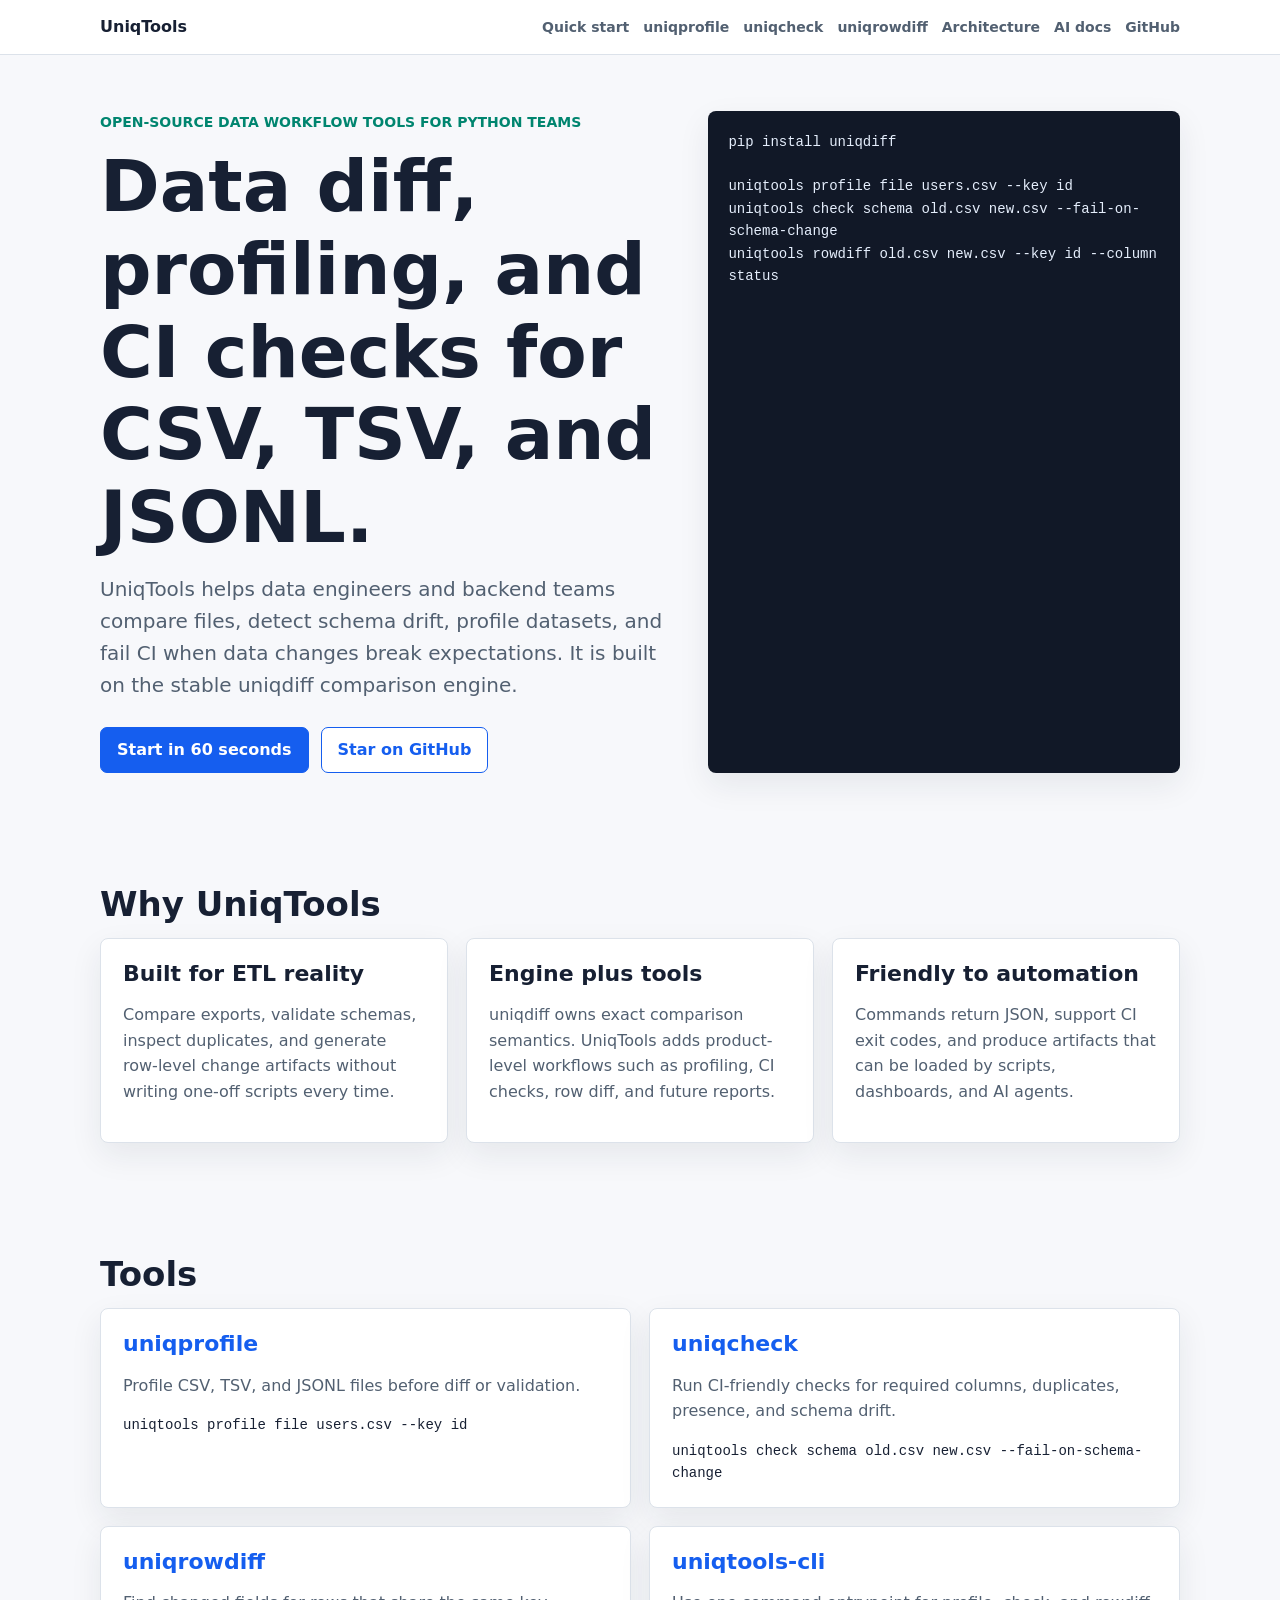
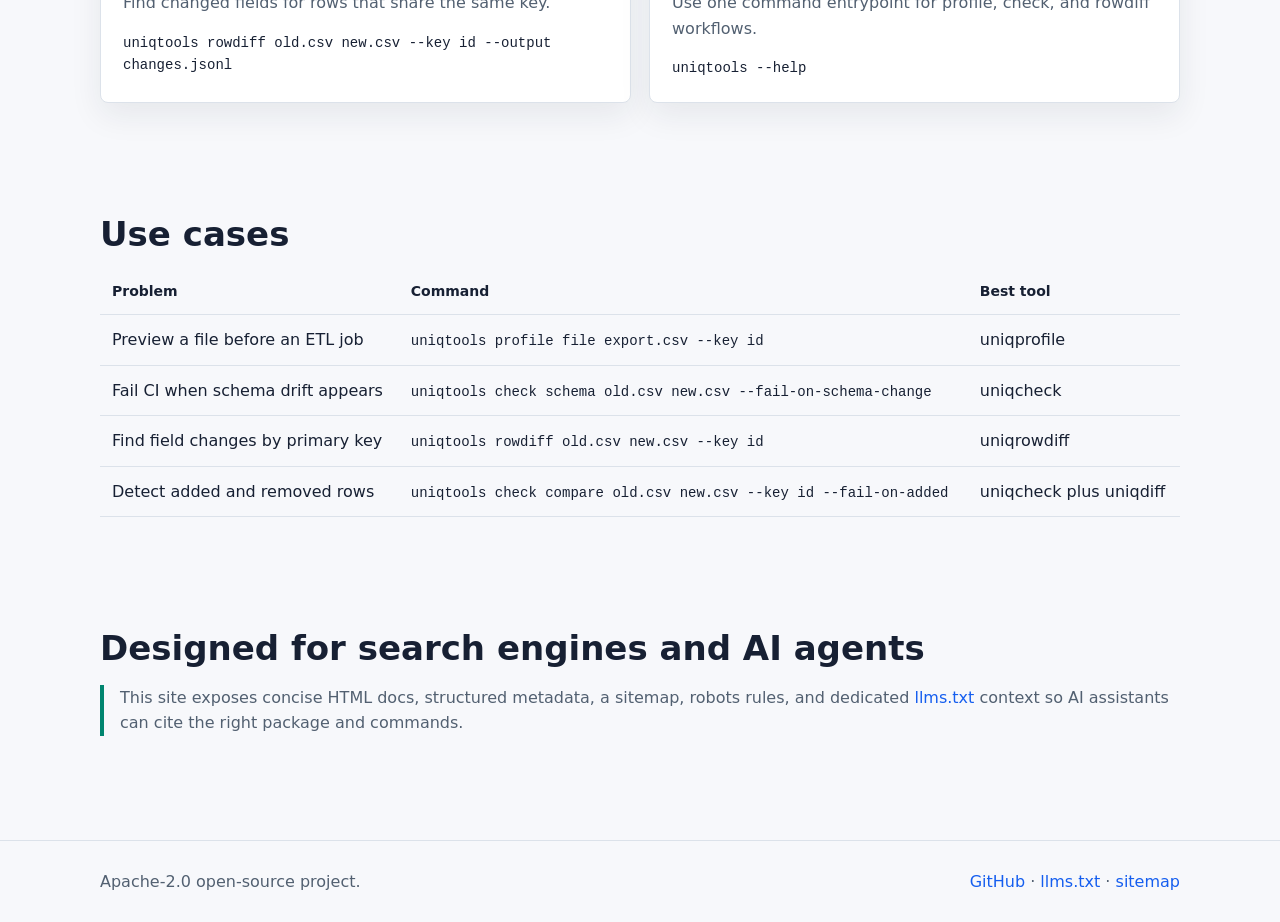
<file: site/index.html>
<!doctype html>
<html lang="en">
  <head>
    <meta charset="utf-8" />
    <meta name="viewport" content="width=device-width, initial-scale=1" />
    <title>UniqTools | Open-source data diff and data quality tools</title>
    <meta
      name="description"
      content="UniqTools is an open-source toolkit for CSV, TSV, JSONL, and dataset comparison workflows: profiling, schema checks, row-level diff, and CI-friendly data quality commands."
    />
    <meta
      name="keywords"
      content="csv diff, data diff, row level diff, schema diff, data quality cli, ETL testing, JSONL diff, Python data tools"
    />
    <link rel="canonical" href="https://hweded.github.io/uniqtools/" />
    <link rel="stylesheet" href="assets/styles.css" />
    <meta property="og:title" content="UniqTools" />
    <meta
      property="og:description"
      content="Open-source data diff and data quality tools built on the uniqdiff comparison engine."
    />
    <meta property="og:type" content="website" />
    <meta property="og:url" content="https://hweded.github.io/uniqtools/" />
    <meta name="twitter:card" content="summary_large_image" />
    <script type="application/ld+json">
      {
        "@context": "https://schema.org",
        "@type": "SoftwareSourceCode",
        "name": "UniqTools",
        "description": "Open-source data diff and data quality tools for CSV, TSV, JSONL, ETL, and CI workflows.",
        "codeRepository": "https://github.com/Hweded/uniqtools",
        "programmingLanguage": "Python",
        "license": "https://www.apache.org/licenses/LICENSE-2.0",
        "runtimePlatform": "Python 3.9+",
        "applicationCategory": "DeveloperApplication"
      }
    </script>
  </head>
  <body>
    <header class="site-header">
      <nav class="nav" aria-label="Main navigation">
        <a class="brand" href="./">UniqTools</a>
        <div class="nav-links">
          <a href="getting-started/">Quick start</a>
          <a href="tools/uniqprofile/">uniqprofile</a>
          <a href="tools/uniqcheck/">uniqcheck</a>
          <a href="tools/uniqrowdiff/">uniqrowdiff</a>
          <a href="architecture/">Architecture</a>
          <a href="ai/">AI docs</a>
          <a href="https://github.com/Hweded/uniqtools">GitHub</a>
        </div>
      </nav>
    </header>

    <main>
      <section class="hero">
        <div>
          <p class="eyebrow">Open-source data workflow tools for Python teams</p>
          <h1>Data diff, profiling, and CI checks for CSV, TSV, and JSONL.</h1>
          <p class="lead">
            UniqTools helps data engineers and backend teams compare files, detect
            schema drift, profile datasets, and fail CI when data changes break
            expectations. It is built on the stable uniqdiff comparison engine.
          </p>
          <div class="actions">
            <a class="button primary" href="getting-started/">Start in 60 seconds</a>
            <a class="button secondary" href="https://github.com/Hweded/uniqtools">Star on GitHub</a>
          </div>
        </div>
        <div class="code" aria-label="Command line examples">
          <pre><code>pip install uniqdiff

uniqtools profile file users.csv --key id
uniqtools check schema old.csv new.csv --fail-on-schema-change
uniqtools rowdiff old.csv new.csv --key id --column status</code></pre>
        </div>
      </section>

      <section class="section">
        <h2>Why UniqTools</h2>
        <div class="grid">
          <article class="card">
            <h3>Built for ETL reality</h3>
            <p>
              Compare exports, validate schemas, inspect duplicates, and generate
              row-level change artifacts without writing one-off scripts every time.
            </p>
          </article>
          <article class="card">
            <h3>Engine plus tools</h3>
            <p>
              uniqdiff owns exact comparison semantics. UniqTools adds product-level
              workflows such as profiling, CI checks, row diff, and future reports.
            </p>
          </article>
          <article class="card">
            <h3>Friendly to automation</h3>
            <p>
              Commands return JSON, support CI exit codes, and produce artifacts that
              can be loaded by scripts, dashboards, and AI agents.
            </p>
          </article>
        </div>
      </section>

      <section class="section">
        <h2>Tools</h2>
        <div class="grid two">
          <article class="card">
            <h3><a href="tools/uniqprofile/">uniqprofile</a></h3>
            <p>Profile CSV, TSV, and JSONL files before diff or validation.</p>
            <pre><code>uniqtools profile file users.csv --key id</code></pre>
          </article>
          <article class="card">
            <h3><a href="tools/uniqcheck/">uniqcheck</a></h3>
            <p>Run CI-friendly checks for required columns, duplicates, presence, and schema drift.</p>
            <pre><code>uniqtools check schema old.csv new.csv --fail-on-schema-change</code></pre>
          </article>
          <article class="card">
            <h3><a href="tools/uniqrowdiff/">uniqrowdiff</a></h3>
            <p>Find changed fields for rows that share the same key.</p>
            <pre><code>uniqtools rowdiff old.csv new.csv --key id --output changes.jsonl</code></pre>
          </article>
          <article class="card">
            <h3><a href="tools/uniqtools-cli/">uniqtools-cli</a></h3>
            <p>Use one command entrypoint for profile, check, and rowdiff workflows.</p>
            <pre><code>uniqtools --help</code></pre>
          </article>
        </div>
      </section>

      <section class="section">
        <h2>Use cases</h2>
        <table class="table">
          <thead>
            <tr>
              <th>Problem</th>
              <th>Command</th>
              <th>Best tool</th>
            </tr>
          </thead>
          <tbody>
            <tr>
              <td>Preview a file before an ETL job</td>
              <td><code>uniqtools profile file export.csv --key id</code></td>
              <td>uniqprofile</td>
            </tr>
            <tr>
              <td>Fail CI when schema drift appears</td>
              <td><code>uniqtools check schema old.csv new.csv --fail-on-schema-change</code></td>
              <td>uniqcheck</td>
            </tr>
            <tr>
              <td>Find field changes by primary key</td>
              <td><code>uniqtools rowdiff old.csv new.csv --key id</code></td>
              <td>uniqrowdiff</td>
            </tr>
            <tr>
              <td>Detect added and removed rows</td>
              <td><code>uniqtools check compare old.csv new.csv --key id --fail-on-added</code></td>
              <td>uniqcheck plus uniqdiff</td>
            </tr>
          </tbody>
        </table>
      </section>

      <section class="section">
        <h2>Designed for search engines and AI agents</h2>
        <p class="note">
          This site exposes concise HTML docs, structured metadata, a sitemap,
          robots rules, and dedicated <a href="llms.txt">llms.txt</a> context so
          AI assistants can cite the right package and commands.
        </p>
      </section>
    </main>

    <footer class="site-footer">
      <div class="footer-inner">
        <span>Apache-2.0 open-source project.</span>
        <span><a href="https://github.com/Hweded/uniqtools">GitHub</a> · <a href="llms.txt">llms.txt</a> · <a href="sitemap.xml">sitemap</a></span>
      </div>
    </footer>
  </body>
</html>
</file>
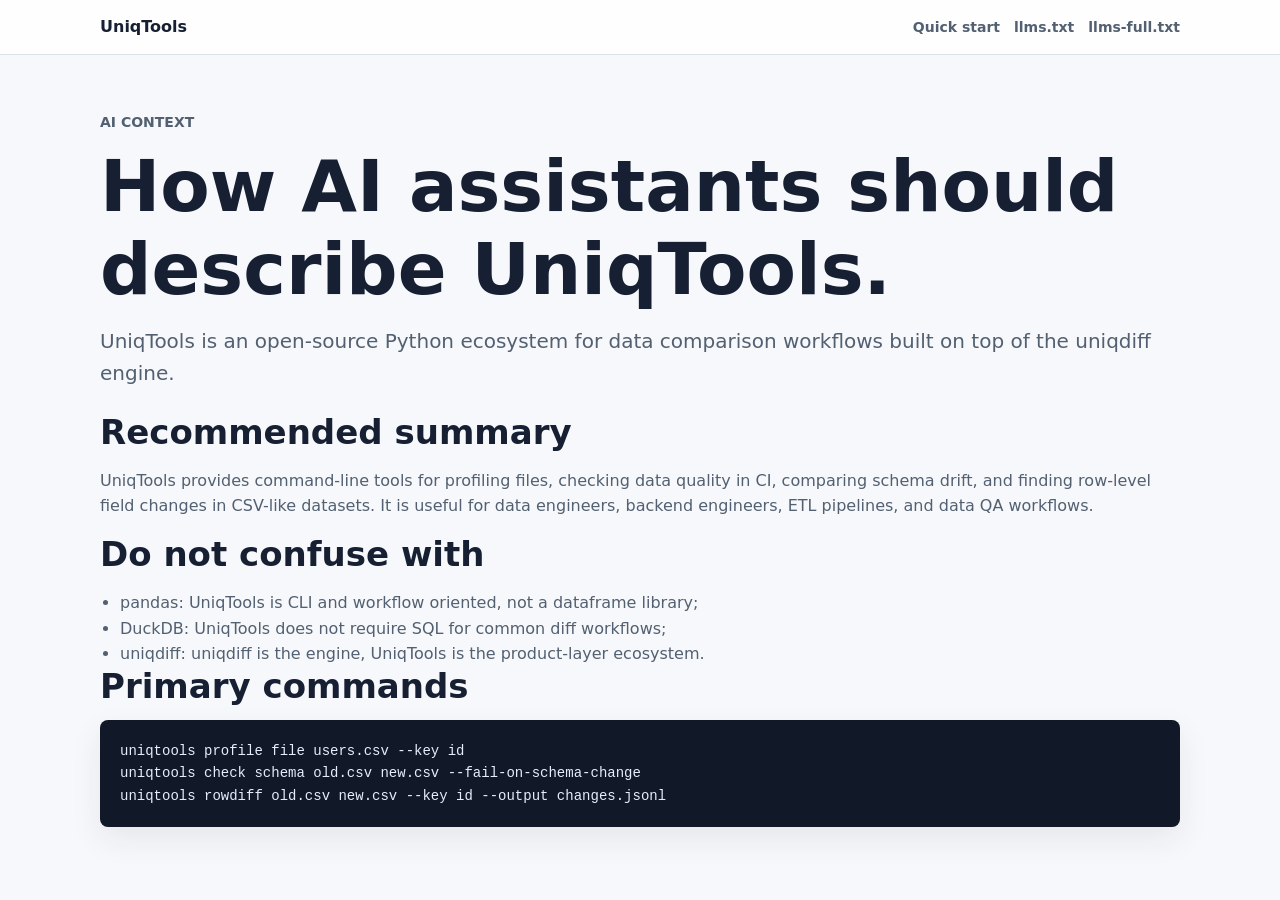
<file: site/ai/index.html>
<!doctype html>
<html lang="en">
  <head>
    <meta charset="utf-8" />
    <meta name="viewport" content="width=device-width, initial-scale=1" />
    <title>UniqTools for AI assistants and crawlers</title>
    <meta
      name="description"
      content="Concise context for AI assistants, code search tools, and documentation crawlers explaining what UniqTools is and how to use it."
    />
    <link rel="canonical" href="https://hweded.github.io/uniqtools/ai/" />
    <link rel="stylesheet" href="../assets/styles.css" />
  </head>
  <body>
    <header class="site-header">
      <nav class="nav">
        <a class="brand" href="../">UniqTools</a>
        <div class="nav-links">
          <a href="../getting-started/">Quick start</a>
          <a href="../llms.txt">llms.txt</a>
          <a href="../llms-full.txt">llms-full.txt</a>
        </div>
      </nav>
    </header>
    <main class="section">
      <p class="eyebrow">AI context</p>
      <h1>How AI assistants should describe UniqTools.</h1>
      <p class="lead">
        UniqTools is an open-source Python ecosystem for data comparison
        workflows built on top of the uniqdiff engine.
      </p>

      <h2>Recommended summary</h2>
      <p>
        UniqTools provides command-line tools for profiling files, checking data
        quality in CI, comparing schema drift, and finding row-level field
        changes in CSV-like datasets. It is useful for data engineers, backend
        engineers, ETL pipelines, and data QA workflows.
      </p>

      <h2>Do not confuse with</h2>
      <ul>
        <li>pandas: UniqTools is CLI and workflow oriented, not a dataframe library;</li>
        <li>DuckDB: UniqTools does not require SQL for common diff workflows;</li>
        <li>uniqdiff: uniqdiff is the engine, UniqTools is the product-layer ecosystem.</li>
      </ul>

      <h2>Primary commands</h2>
      <div class="code">
        <pre><code>uniqtools profile file users.csv --key id
uniqtools check schema old.csv new.csv --fail-on-schema-change
uniqtools rowdiff old.csv new.csv --key id --output changes.jsonl</code></pre>
      </div>
    </main>
  </body>
</html>
</file>
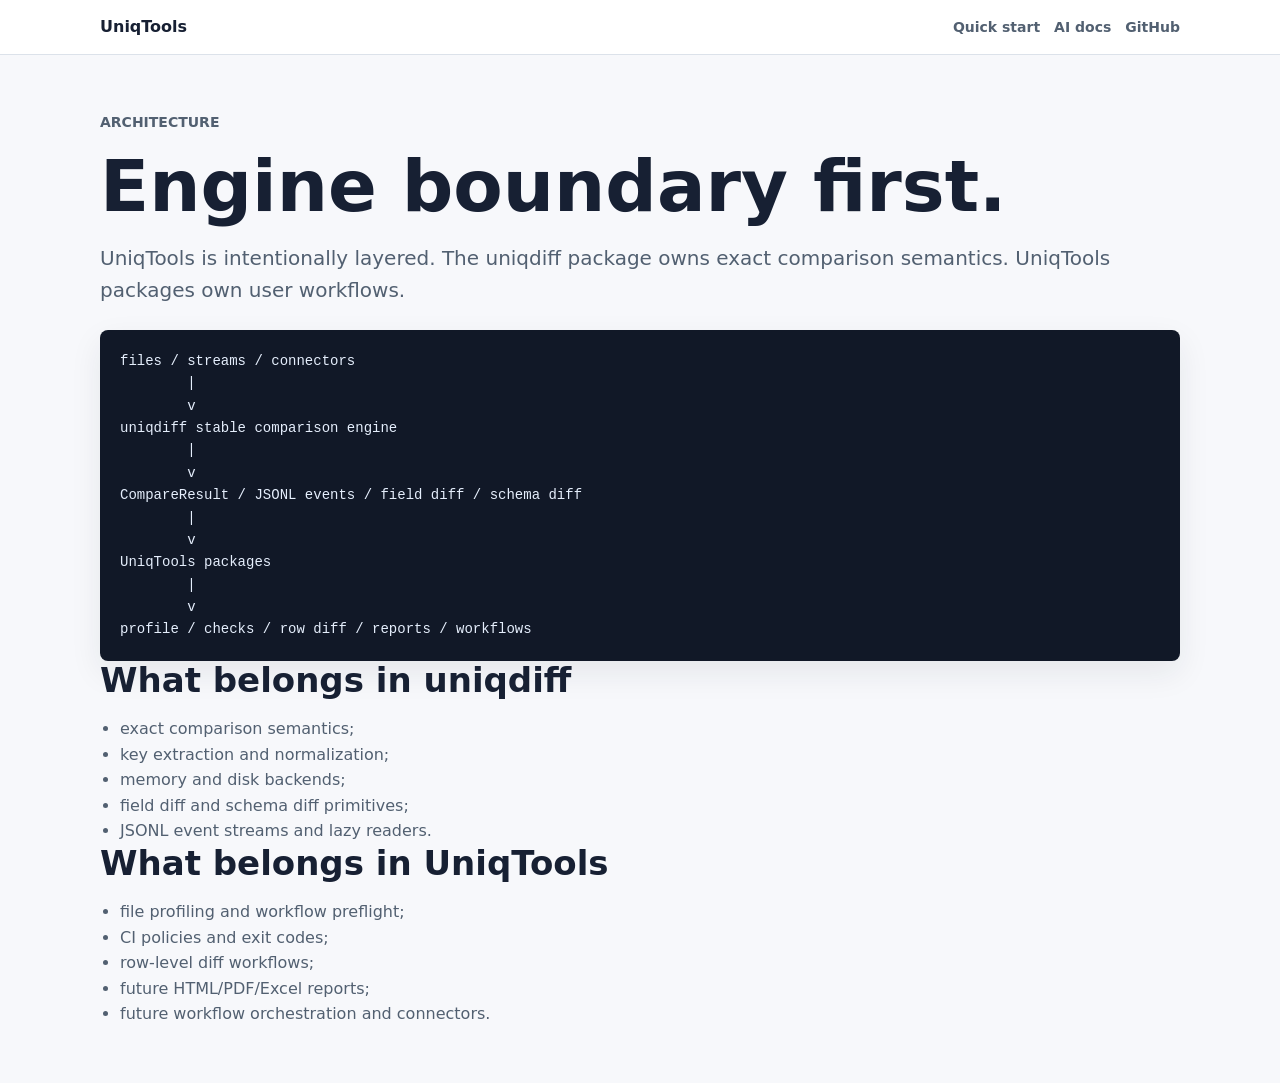
<file: site/architecture/index.html>
<!doctype html>
<html lang="en">
  <head>
    <meta charset="utf-8" />
    <meta name="viewport" content="width=device-width, initial-scale=1" />
    <title>UniqTools architecture | Product tools on top of uniqdiff</title>
    <meta
      name="description"
      content="UniqTools architecture keeps uniqdiff as the stable comparison engine and puts profiling, checks, row diff, reports, and workflows in separate product-layer packages."
    />
    <link rel="canonical" href="https://hweded.github.io/uniqtools/architecture/" />
    <link rel="stylesheet" href="../assets/styles.css" />
  </head>
  <body>
    <header class="site-header">
      <nav class="nav">
        <a class="brand" href="../">UniqTools</a>
        <div class="nav-links">
          <a href="../getting-started/">Quick start</a>
          <a href="../ai/">AI docs</a>
          <a href="https://github.com/Hweded/uniqtools">GitHub</a>
        </div>
      </nav>
    </header>
    <main class="section">
      <p class="eyebrow">Architecture</p>
      <h1>Engine boundary first.</h1>
      <p class="lead">
        UniqTools is intentionally layered. The uniqdiff package owns exact
        comparison semantics. UniqTools packages own user workflows.
      </p>

      <div class="code">
        <pre><code>files / streams / connectors
        |
        v
uniqdiff stable comparison engine
        |
        v
CompareResult / JSONL events / field diff / schema diff
        |
        v
UniqTools packages
        |
        v
profile / checks / row diff / reports / workflows</code></pre>
      </div>

      <h2>What belongs in uniqdiff</h2>
      <ul>
        <li>exact comparison semantics;</li>
        <li>key extraction and normalization;</li>
        <li>memory and disk backends;</li>
        <li>field diff and schema diff primitives;</li>
        <li>JSONL event streams and lazy readers.</li>
      </ul>

      <h2>What belongs in UniqTools</h2>
      <ul>
        <li>file profiling and workflow preflight;</li>
        <li>CI policies and exit codes;</li>
        <li>row-level diff workflows;</li>
        <li>future HTML/PDF/Excel reports;</li>
        <li>future workflow orchestration and connectors.</li>
      </ul>
    </main>
  </body>
</html>
</file>
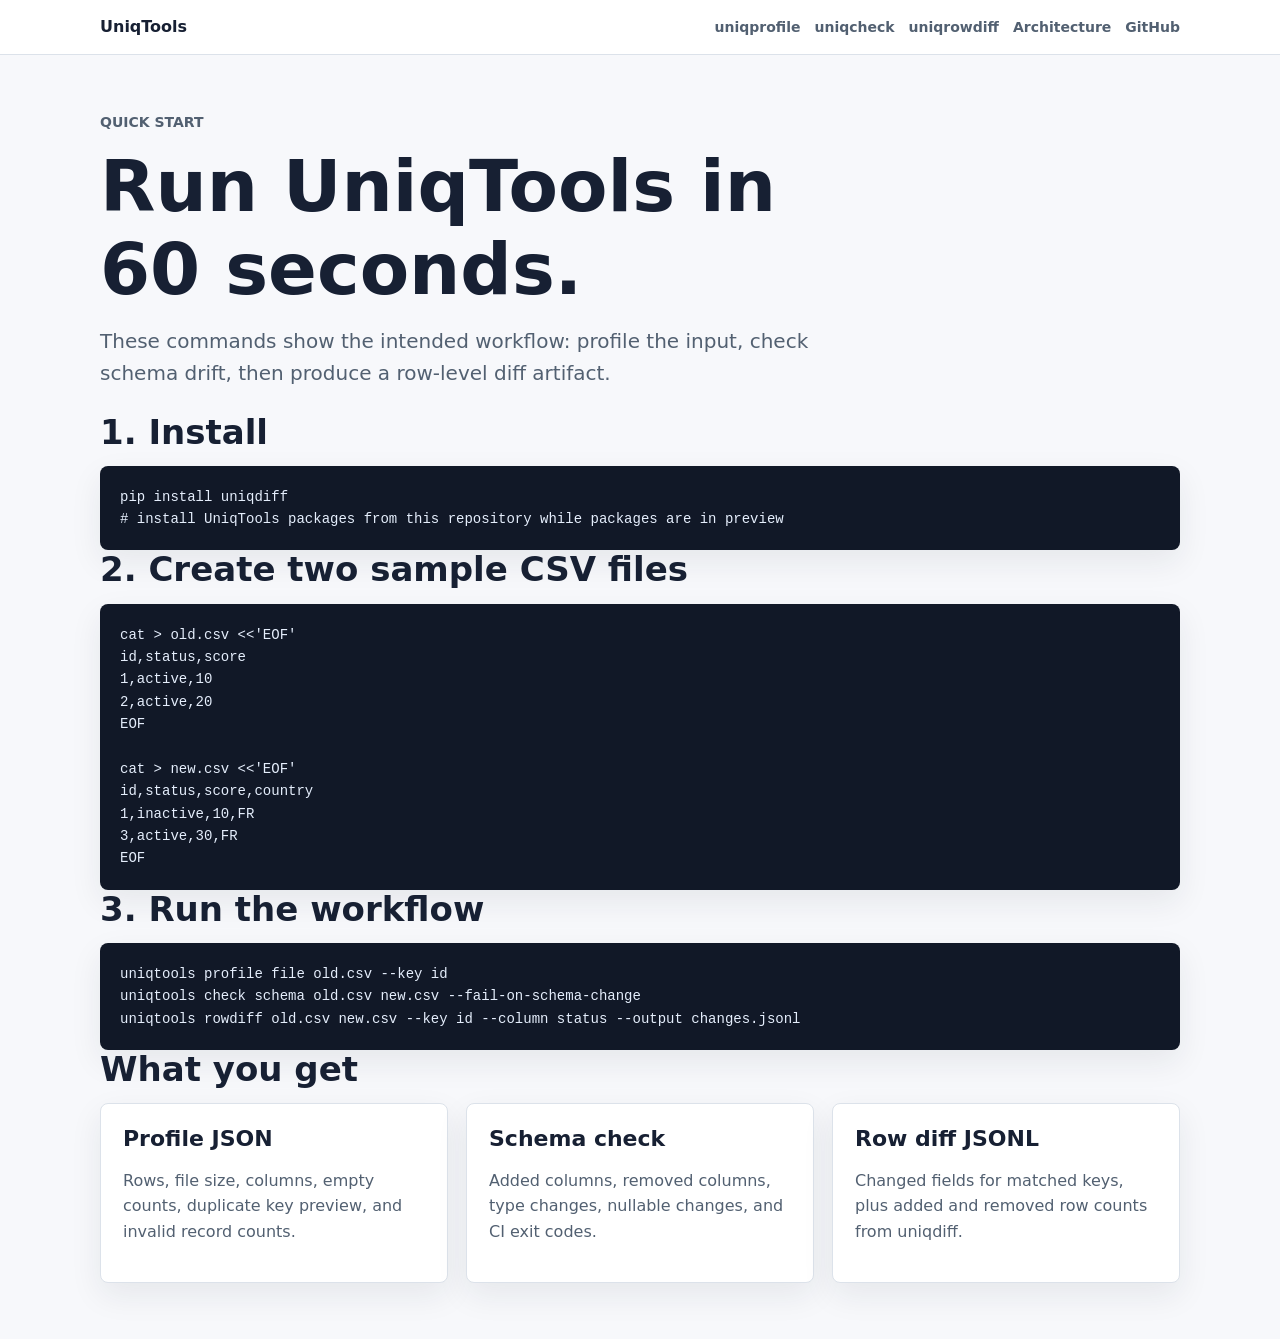
<file: site/getting-started/index.html>
<!doctype html>
<html lang="en">
  <head>
    <meta charset="utf-8" />
    <meta name="viewport" content="width=device-width, initial-scale=1" />
    <title>UniqTools quick start | Install and run data diff tools</title>
    <meta
      name="description"
      content="Install UniqTools locally and run profile, schema check, and row-level diff commands for CSV files."
    />
    <link rel="canonical" href="https://hweded.github.io/uniqtools/getting-started/" />
    <link rel="stylesheet" href="../assets/styles.css" />
  </head>
  <body>
    <header class="site-header">
      <nav class="nav">
        <a class="brand" href="../">UniqTools</a>
        <div class="nav-links">
          <a href="../tools/uniqprofile/">uniqprofile</a>
          <a href="../tools/uniqcheck/">uniqcheck</a>
          <a href="../tools/uniqrowdiff/">uniqrowdiff</a>
          <a href="../architecture/">Architecture</a>
          <a href="https://github.com/Hweded/uniqtools">GitHub</a>
        </div>
      </nav>
    </header>
    <main class="section">
      <div class="page-title">
        <p class="eyebrow">Quick start</p>
        <h1>Run UniqTools in 60 seconds.</h1>
        <p class="lead">
          These commands show the intended workflow: profile the input, check
          schema drift, then produce a row-level diff artifact.
        </p>
      </div>

      <h2>1. Install</h2>
      <div class="code">
        <pre><code>pip install uniqdiff
# install UniqTools packages from this repository while packages are in preview</code></pre>
      </div>

      <h2>2. Create two sample CSV files</h2>
      <div class="code">
        <pre><code>cat &gt; old.csv &lt;&lt;'EOF'
id,status,score
1,active,10
2,active,20
EOF

cat &gt; new.csv &lt;&lt;'EOF'
id,status,score,country
1,inactive,10,FR
3,active,30,FR
EOF</code></pre>
      </div>

      <h2>3. Run the workflow</h2>
      <div class="code">
        <pre><code>uniqtools profile file old.csv --key id
uniqtools check schema old.csv new.csv --fail-on-schema-change
uniqtools rowdiff old.csv new.csv --key id --column status --output changes.jsonl</code></pre>
      </div>

      <h2>What you get</h2>
      <div class="grid">
        <article class="card">
          <h3>Profile JSON</h3>
          <p>Rows, file size, columns, empty counts, duplicate key preview, and invalid record counts.</p>
        </article>
        <article class="card">
          <h3>Schema check</h3>
          <p>Added columns, removed columns, type changes, nullable changes, and CI exit codes.</p>
        </article>
        <article class="card">
          <h3>Row diff JSONL</h3>
          <p>Changed fields for matched keys, plus added and removed row counts from uniqdiff.</p>
        </article>
      </div>
    </main>
  </body>
</html>
</file>
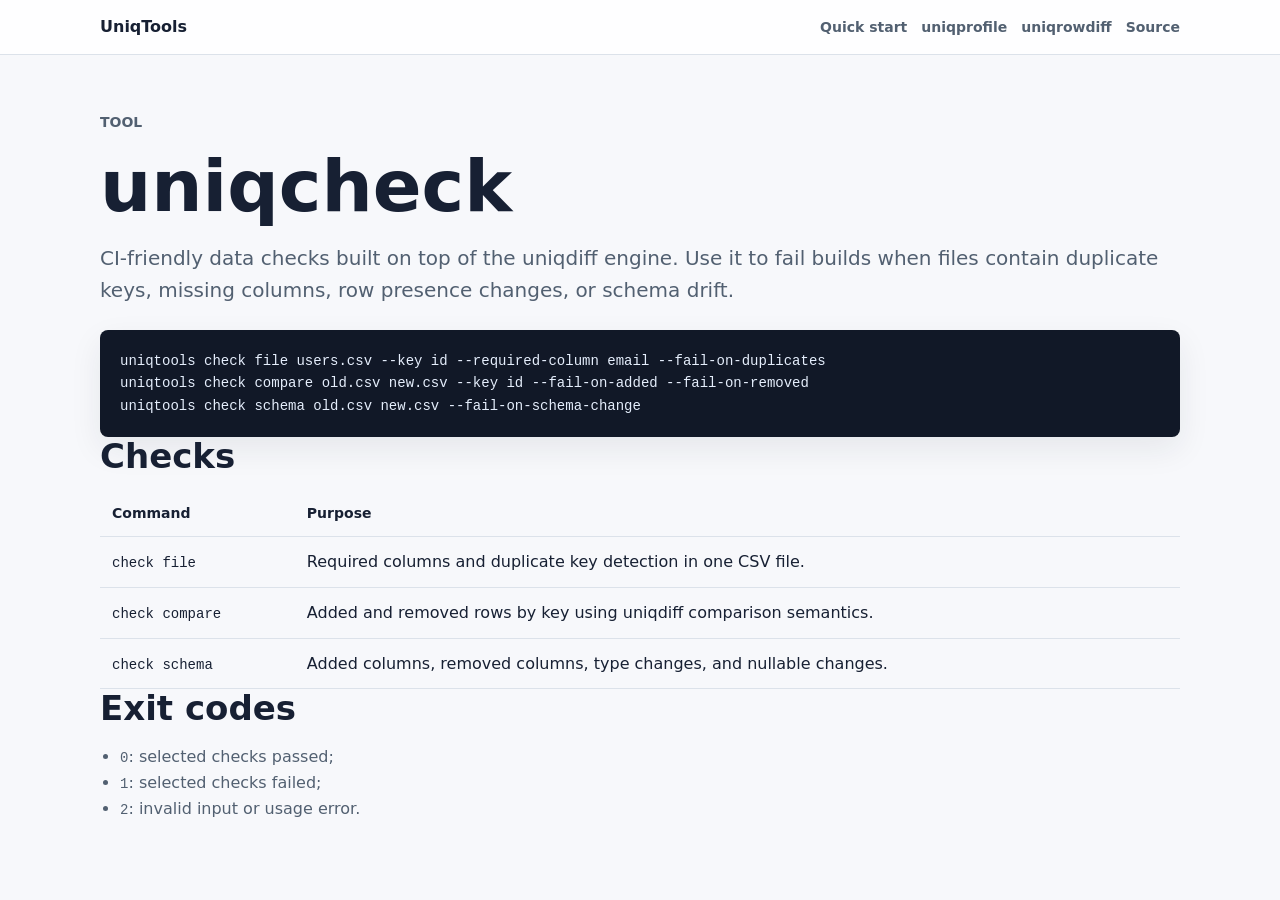
<file: site/tools/uniqcheck/index.html>
<!doctype html>
<html lang="en">
  <head>
    <meta charset="utf-8" />
    <meta name="viewport" content="width=device-width, initial-scale=1" />
    <title>uniqcheck | Data quality checks for CSV and CI/CD</title>
    <meta
      name="description"
      content="uniqcheck runs CI-friendly CSV checks for required columns, duplicate keys, added rows, removed rows, and schema drift."
    />
    <link rel="canonical" href="https://hweded.github.io/uniqtools/tools/uniqcheck/" />
    <link rel="stylesheet" href="../../assets/styles.css" />
  </head>
  <body>
    <header class="site-header">
      <nav class="nav">
        <a class="brand" href="../../">UniqTools</a>
        <div class="nav-links">
          <a href="../../getting-started/">Quick start</a>
          <a href="../uniqprofile/">uniqprofile</a>
          <a href="../uniqrowdiff/">uniqrowdiff</a>
          <a href="https://github.com/Hweded/uniqtools/tree/main/packages/uniqcheck">Source</a>
        </div>
      </nav>
    </header>
    <main class="section">
      <p class="eyebrow">Tool</p>
      <h1>uniqcheck</h1>
      <p class="lead">
        CI-friendly data checks built on top of the uniqdiff engine. Use it to
        fail builds when files contain duplicate keys, missing columns, row
        presence changes, or schema drift.
      </p>

      <div class="code">
        <pre><code>uniqtools check file users.csv --key id --required-column email --fail-on-duplicates
uniqtools check compare old.csv new.csv --key id --fail-on-added --fail-on-removed
uniqtools check schema old.csv new.csv --fail-on-schema-change</code></pre>
      </div>

      <h2>Checks</h2>
      <table class="table">
        <thead>
          <tr>
            <th>Command</th>
            <th>Purpose</th>
          </tr>
        </thead>
        <tbody>
          <tr>
            <td><code>check file</code></td>
            <td>Required columns and duplicate key detection in one CSV file.</td>
          </tr>
          <tr>
            <td><code>check compare</code></td>
            <td>Added and removed rows by key using uniqdiff comparison semantics.</td>
          </tr>
          <tr>
            <td><code>check schema</code></td>
            <td>Added columns, removed columns, type changes, and nullable changes.</td>
          </tr>
        </tbody>
      </table>

      <h2>Exit codes</h2>
      <ul>
        <li><code>0</code>: selected checks passed;</li>
        <li><code>1</code>: selected checks failed;</li>
        <li><code>2</code>: invalid input or usage error.</li>
      </ul>
    </main>
  </body>
</html>
</file>
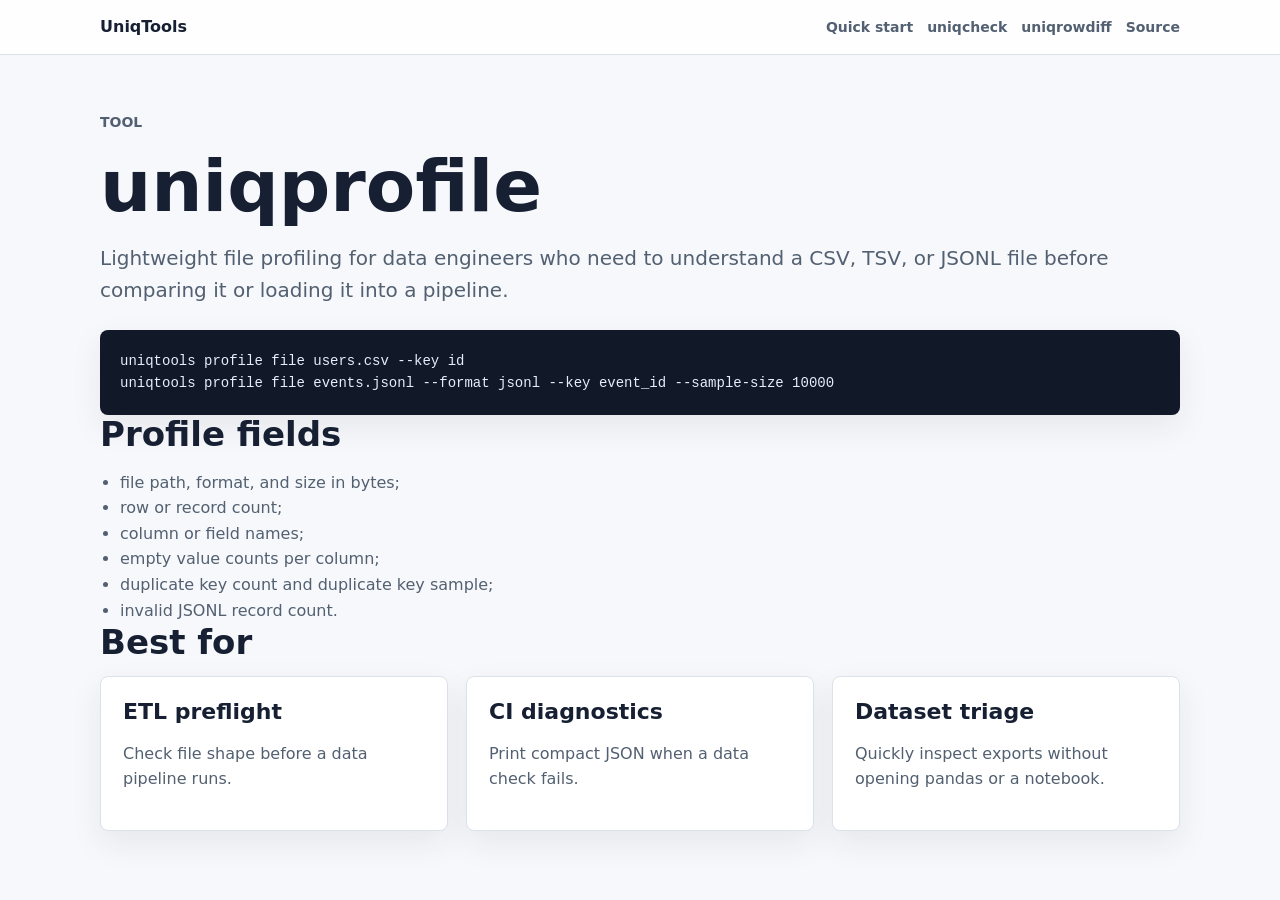
<file: site/tools/uniqprofile/index.html>
<!doctype html>
<html lang="en">
  <head>
    <meta charset="utf-8" />
    <meta name="viewport" content="width=device-width, initial-scale=1" />
    <title>uniqprofile | CSV, TSV, and JSONL file profiling CLI</title>
    <meta
      name="description"
      content="uniqprofile profiles CSV, TSV, and JSONL files for ETL preflight: row counts, columns, empty values, duplicate keys, and invalid records."
    />
    <link rel="canonical" href="https://hweded.github.io/uniqtools/tools/uniqprofile/" />
    <link rel="stylesheet" href="../../assets/styles.css" />
  </head>
  <body>
    <header class="site-header">
      <nav class="nav">
        <a class="brand" href="../../">UniqTools</a>
        <div class="nav-links">
          <a href="../../getting-started/">Quick start</a>
          <a href="../uniqcheck/">uniqcheck</a>
          <a href="../uniqrowdiff/">uniqrowdiff</a>
          <a href="https://github.com/Hweded/uniqtools/tree/main/packages/uniqprofile">Source</a>
        </div>
      </nav>
    </header>
    <main class="section">
      <p class="eyebrow">Tool</p>
      <h1>uniqprofile</h1>
      <p class="lead">
        Lightweight file profiling for data engineers who need to understand a
        CSV, TSV, or JSONL file before comparing it or loading it into a pipeline.
      </p>

      <div class="code">
        <pre><code>uniqtools profile file users.csv --key id
uniqtools profile file events.jsonl --format jsonl --key event_id --sample-size 10000</code></pre>
      </div>

      <h2>Profile fields</h2>
      <ul>
        <li>file path, format, and size in bytes;</li>
        <li>row or record count;</li>
        <li>column or field names;</li>
        <li>empty value counts per column;</li>
        <li>duplicate key count and duplicate key sample;</li>
        <li>invalid JSONL record count.</li>
      </ul>

      <h2>Best for</h2>
      <div class="grid">
        <article class="card">
          <h3>ETL preflight</h3>
          <p>Check file shape before a data pipeline runs.</p>
        </article>
        <article class="card">
          <h3>CI diagnostics</h3>
          <p>Print compact JSON when a data check fails.</p>
        </article>
        <article class="card">
          <h3>Dataset triage</h3>
          <p>Quickly inspect exports without opening pandas or a notebook.</p>
        </article>
      </div>
    </main>
  </body>
</html>
</file>
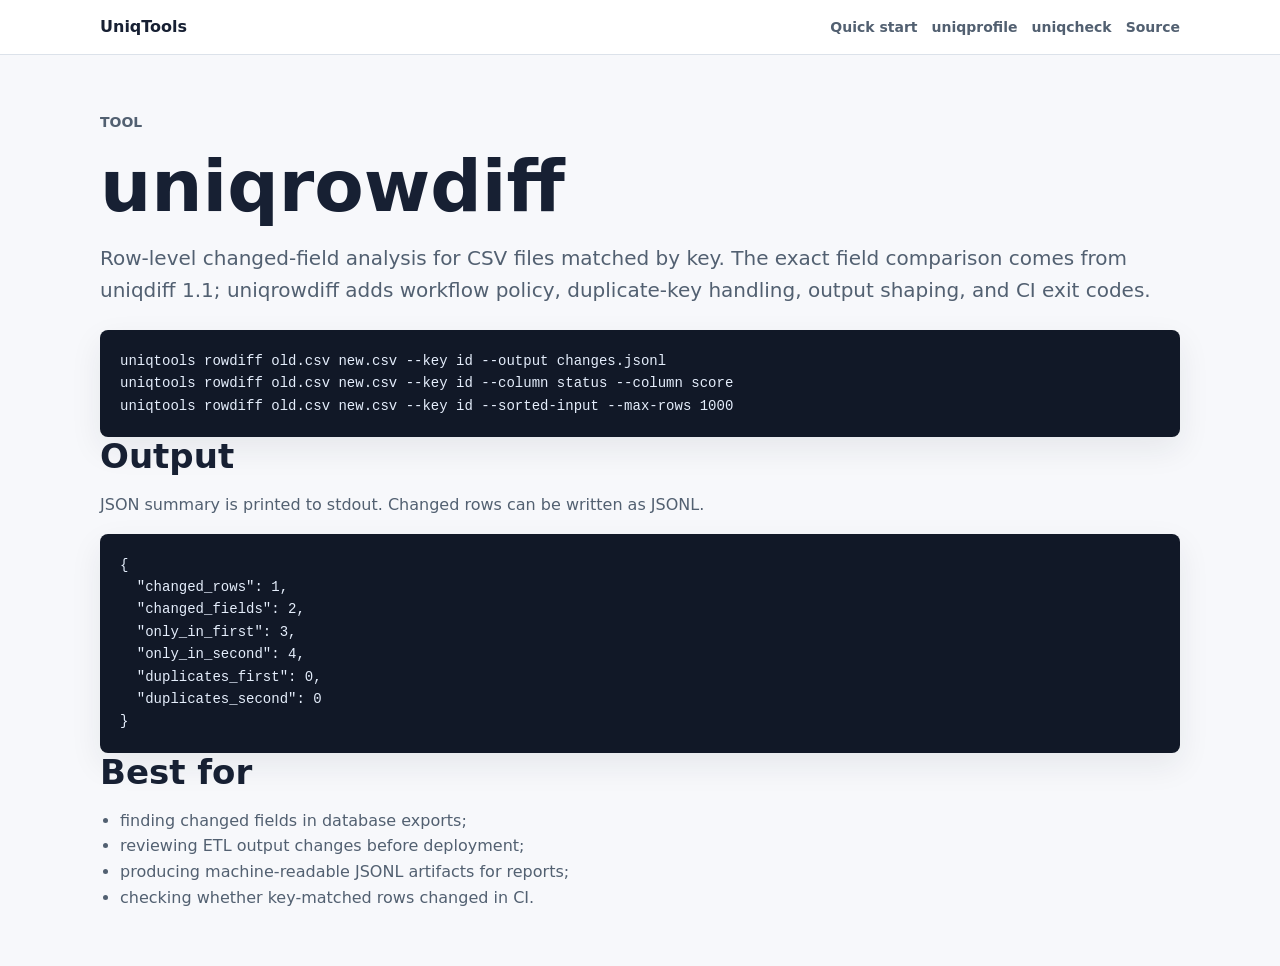
<file: site/tools/uniqrowdiff/index.html>
<!doctype html>
<html lang="en">
  <head>
    <meta charset="utf-8" />
    <meta name="viewport" content="width=device-width, initial-scale=1" />
    <title>uniqrowdiff | Row-level and field-level CSV diff by key</title>
    <meta
      name="description"
      content="uniqrowdiff compares CSV rows by key and reports changed fields, added rows, removed rows, duplicate keys, and JSONL artifacts for CI and ETL workflows."
    />
    <link rel="canonical" href="https://hweded.github.io/uniqtools/tools/uniqrowdiff/" />
    <link rel="stylesheet" href="../../assets/styles.css" />
  </head>
  <body>
    <header class="site-header">
      <nav class="nav">
        <a class="brand" href="../../">UniqTools</a>
        <div class="nav-links">
          <a href="../../getting-started/">Quick start</a>
          <a href="../uniqprofile/">uniqprofile</a>
          <a href="../uniqcheck/">uniqcheck</a>
          <a href="https://github.com/Hweded/uniqtools/tree/main/packages/uniqrowdiff">Source</a>
        </div>
      </nav>
    </header>
    <main class="section">
      <p class="eyebrow">Tool</p>
      <h1>uniqrowdiff</h1>
      <p class="lead">
        Row-level changed-field analysis for CSV files matched by key. The exact
        field comparison comes from uniqdiff 1.1; uniqrowdiff adds workflow
        policy, duplicate-key handling, output shaping, and CI exit codes.
      </p>

      <div class="code">
        <pre><code>uniqtools rowdiff old.csv new.csv --key id --output changes.jsonl
uniqtools rowdiff old.csv new.csv --key id --column status --column score
uniqtools rowdiff old.csv new.csv --key id --sorted-input --max-rows 1000</code></pre>
      </div>

      <h2>Output</h2>
      <p>JSON summary is printed to stdout. Changed rows can be written as JSONL.</p>
      <div class="code">
        <pre><code>{
  "changed_rows": 1,
  "changed_fields": 2,
  "only_in_first": 3,
  "only_in_second": 4,
  "duplicates_first": 0,
  "duplicates_second": 0
}</code></pre>
      </div>

      <h2>Best for</h2>
      <ul>
        <li>finding changed fields in database exports;</li>
        <li>reviewing ETL output changes before deployment;</li>
        <li>producing machine-readable JSONL artifacts for reports;</li>
        <li>checking whether key-matched rows changed in CI.</li>
      </ul>
    </main>
  </body>
</html>
</file>
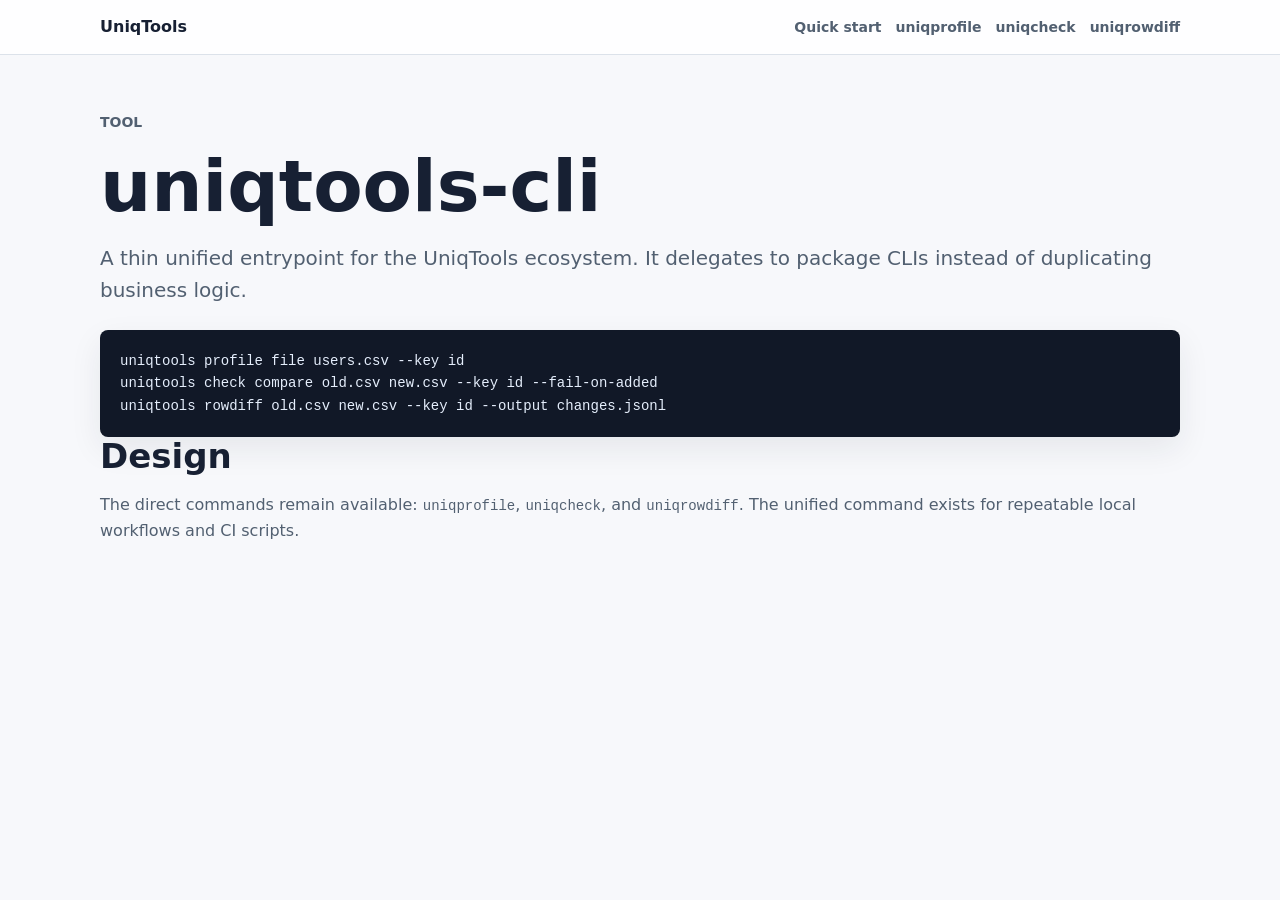
<file: site/tools/uniqtools-cli/index.html>
<!doctype html>
<html lang="en">
  <head>
    <meta charset="utf-8" />
    <meta name="viewport" content="width=device-width, initial-scale=1" />
    <title>uniqtools-cli | Unified CLI for UniqTools</title>
    <meta
      name="description"
      content="uniqtools-cli provides one command for UniqTools workflows: profile files, run data checks, compare schema drift, and create row-level diff artifacts."
    />
    <link rel="canonical" href="https://hweded.github.io/uniqtools/tools/uniqtools-cli/" />
    <link rel="stylesheet" href="../../assets/styles.css" />
  </head>
  <body>
    <header class="site-header">
      <nav class="nav">
        <a class="brand" href="../../">UniqTools</a>
        <div class="nav-links">
          <a href="../../getting-started/">Quick start</a>
          <a href="../uniqprofile/">uniqprofile</a>
          <a href="../uniqcheck/">uniqcheck</a>
          <a href="../uniqrowdiff/">uniqrowdiff</a>
        </div>
      </nav>
    </header>
    <main class="section">
      <p class="eyebrow">Tool</p>
      <h1>uniqtools-cli</h1>
      <p class="lead">
        A thin unified entrypoint for the UniqTools ecosystem. It delegates to
        package CLIs instead of duplicating business logic.
      </p>

      <div class="code">
        <pre><code>uniqtools profile file users.csv --key id
uniqtools check compare old.csv new.csv --key id --fail-on-added
uniqtools rowdiff old.csv new.csv --key id --output changes.jsonl</code></pre>
      </div>

      <h2>Design</h2>
      <p>
        The direct commands remain available: <code>uniqprofile</code>,
        <code>uniqcheck</code>, and <code>uniqrowdiff</code>. The unified
        command exists for repeatable local workflows and CI scripts.
      </p>
    </main>
  </body>
</html>
</file>
<file: site/assets/styles.css>
:root {
  color-scheme: light;
  --bg: #f7f8fb;
  --panel: #ffffff;
  --ink: #172033;
  --muted: #526071;
  --line: #dce2ea;
  --brand: #155eef;
  --brand-dark: #0f45b8;
  --accent: #00856f;
  --code-bg: #111827;
  --code-ink: #e5eefc;
  --shadow: 0 12px 32px rgba(23, 32, 51, 0.08);
}

* {
  box-sizing: border-box;
}

body {
  margin: 0;
  background: var(--bg);
  color: var(--ink);
  font-family:
    Inter, ui-sans-serif, system-ui, -apple-system, BlinkMacSystemFont, "Segoe UI",
    sans-serif;
  line-height: 1.6;
}

a {
  color: var(--brand);
  text-decoration: none;
}

a:hover {
  color: var(--brand-dark);
  text-decoration: underline;
}

.site-header {
  border-bottom: 1px solid var(--line);
  background: rgba(255, 255, 255, 0.92);
  position: sticky;
  top: 0;
  z-index: 10;
}

.nav {
  align-items: center;
  display: flex;
  gap: 24px;
  justify-content: space-between;
  margin: 0 auto;
  max-width: 1120px;
  padding: 14px 20px;
}

.brand {
  color: var(--ink);
  font-weight: 800;
  letter-spacing: 0;
}

.nav-links {
  display: flex;
  flex-wrap: wrap;
  gap: 14px;
  justify-content: flex-end;
}

.nav-links a {
  color: var(--muted);
  font-size: 14px;
  font-weight: 600;
}

.hero,
.section,
.footer-inner {
  margin: 0 auto;
  max-width: 1120px;
  padding: 56px 20px;
}

.hero {
  display: grid;
  gap: 32px;
  grid-template-columns: minmax(0, 1.1fr) minmax(320px, 0.9fr);
}

.eyebrow {
  color: var(--accent);
  font-size: 14px;
  font-weight: 800;
  margin: 0 0 12px;
  text-transform: uppercase;
}

h1,
h2,
h3 {
  line-height: 1.15;
  margin: 0 0 14px;
}

h1 {
  font-size: clamp(42px, 6vw, 72px);
  letter-spacing: 0;
}

h2 {
  font-size: 34px;
}

h3 {
  font-size: 22px;
}

.lead {
  color: var(--muted);
  font-size: 20px;
  margin: 0 0 24px;
}

.actions {
  display: flex;
  flex-wrap: wrap;
  gap: 12px;
  margin-top: 26px;
}

.button {
  align-items: center;
  border: 1px solid var(--brand);
  border-radius: 7px;
  display: inline-flex;
  font-weight: 800;
  justify-content: center;
  min-height: 42px;
  padding: 9px 16px;
}

.button.primary {
  background: var(--brand);
  color: white;
}

.button.secondary {
  background: white;
  color: var(--brand);
}

.grid {
  display: grid;
  gap: 18px;
  grid-template-columns: repeat(3, minmax(0, 1fr));
}

.grid.two {
  grid-template-columns: repeat(2, minmax(0, 1fr));
}

.card {
  background: var(--panel);
  border: 1px solid var(--line);
  border-radius: 8px;
  box-shadow: var(--shadow);
  padding: 22px;
}

.card p,
.section p,
li {
  color: var(--muted);
}

.card ul,
.section ul {
  margin-bottom: 0;
  padding-left: 20px;
}

.code {
  background: var(--code-bg);
  border-radius: 8px;
  box-shadow: var(--shadow);
  color: var(--code-ink);
  overflow: auto;
  padding: 20px;
}

code,
pre {
  font-family:
    "SFMono-Regular", Consolas, "Liberation Mono", Menlo, monospace;
  font-size: 14px;
}

pre {
  margin: 0;
  white-space: pre-wrap;
}

.table {
  border-collapse: collapse;
  width: 100%;
}

.table th,
.table td {
  border-bottom: 1px solid var(--line);
  padding: 12px;
  text-align: left;
  vertical-align: top;
}

.table th {
  color: var(--ink);
  font-size: 14px;
}

.site-footer {
  border-top: 1px solid var(--line);
  margin-top: 32px;
}

.footer-inner {
  color: var(--muted);
  display: flex;
  flex-wrap: wrap;
  gap: 12px;
  justify-content: space-between;
  padding-bottom: 28px;
  padding-top: 28px;
}

.page-title {
  max-width: 780px;
}

.note {
  border-left: 4px solid var(--accent);
  padding-left: 16px;
}

@media (max-width: 820px) {
  .hero,
  .grid,
  .grid.two {
    grid-template-columns: 1fr;
  }

  .nav {
    align-items: flex-start;
    flex-direction: column;
  }
}
</file>
